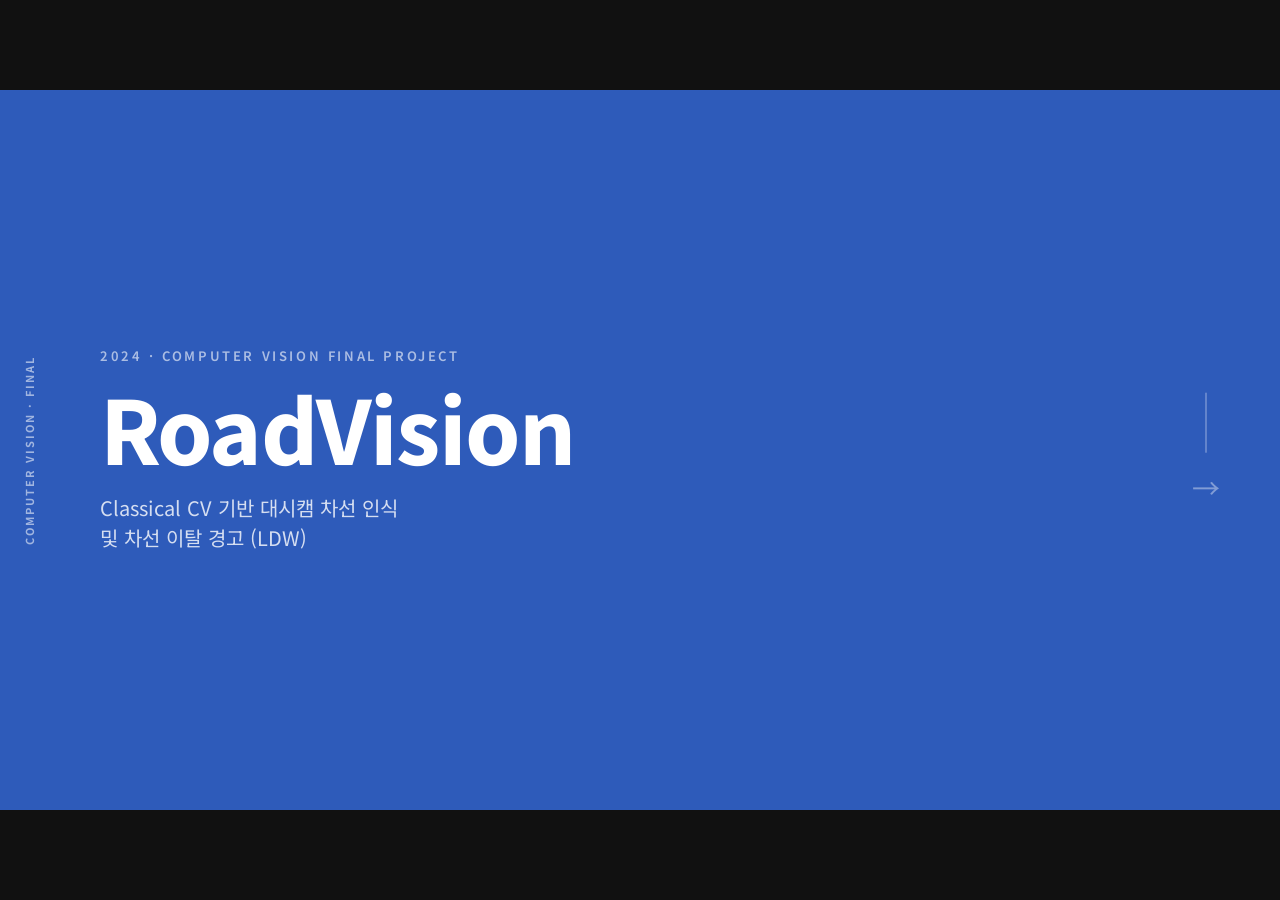
<file: presentation/index.html>
<!DOCTYPE html>
<html lang="ko">
<head>
<meta charset="UTF-8">
<title>RoadVision — Presentation</title>
<style>
  *, *::before, *::after { box-sizing: border-box; margin: 0; padding: 0; }

  html, body {
    width: 100%;
    height: 100%;
    background: #111;
    font-family: system-ui, sans-serif;
    overflow: hidden;
  }

  /* Stage: centered 1280×720, scales to viewport */
  #stage {
    position: absolute;
    top: 50%;
    left: 50%;
    transform: translate(-50%, -50%) scale(var(--scale, 1));
    transform-origin: center center;
    width: 1280px;
    height: 720px;
    overflow: hidden;
  }

  #stage iframe {
    width: 1280px;
    height: 720px;
    border: none;
    display: block;
    background: #fff;
  }

  /* Controls overlay */
  #controls {
    position: fixed;
    bottom: 18px;
    left: 50%;
    transform: translateX(-50%);
    display: flex;
    align-items: center;
    gap: 16px;
    background: rgba(0,0,0,.55);
    border-radius: 32px;
    padding: 8px 20px;
    color: #fff;
    font-size: 13px;
    user-select: none;
    z-index: 100;
    transition: opacity .35s ease;
  }

  /* 자동 숨김: 마우스 멈추면 사라져 슬라이드 글을 가리지 않음 */
  #controls.idle, #hint.idle { opacity: 0; pointer-events: none; }

  #controls button {
    background: rgba(255,255,255,.15);
    border: 1px solid rgba(255,255,255,.3);
    color: #fff;
    border-radius: 6px;
    padding: 5px 14px;
    font-size: 14px;
    cursor: pointer;
    transition: background .15s;
  }

  #controls button:hover { background: rgba(255,255,255,.28); }
  #controls button:disabled { opacity: .35; cursor: default; }

  #slide-indicator {
    min-width: 64px;
    text-align: center;
    font-weight: 700;
    letter-spacing: .06em;
  }

  /* Fullscreen hint */
  #hint {
    position: fixed;
    top: 12px;
    right: 18px;
    font-size: 11px;
    color: rgba(255,255,255,.35);
    z-index: 100;
    transition: opacity .35s ease;
  }
</style>
</head>
<body>

<div id="stage">
  <iframe id="slide-frame" src="slides/slide-01.html" title="Slide"></iframe>
</div>

<div id="controls">
  <button id="btn-prev" disabled>← 이전</button>
  <span id="slide-indicator">1 / 11</span>
  <button id="btn-next">다음 →</button>
  <span style="opacity:.5; font-size:11px; margin-left:8px;">F = 전체화면</span>
</div>

<div id="hint">← / → 키로 이동 &nbsp;·&nbsp; F로 전체화면</div>

<script>
  const TOTAL = 11;
  let current = 1;

  const frame = document.getElementById('slide-frame');
  const indicator = document.getElementById('slide-indicator');
  const btnPrev = document.getElementById('btn-prev');
  const btnNext = document.getElementById('btn-next');
  const stage = document.getElementById('stage');

  function padNum(n) { return String(n).padStart(2, '0'); }

  function goTo(n) {
    if (n < 1 || n > TOTAL) return;
    current = n;
    frame.src = `slides/slide-${padNum(current)}.html`;
    indicator.textContent = `${current} / ${TOTAL}`;
    btnPrev.disabled = current === 1;
    btnNext.disabled = current === TOTAL;
  }

  btnPrev.addEventListener('click', () => goTo(current - 1));
  btnNext.addEventListener('click', () => goTo(current + 1));

  // Arrow key nav — listen on window so focus doesn't matter
  window.addEventListener('keydown', (e) => {
    if (e.key === 'ArrowRight' || e.key === ' ') { e.preventDefault(); goTo(current + 1); }
    if (e.key === 'ArrowLeft')                    { e.preventDefault(); goTo(current - 1); }
    if (e.key === 'ArrowUp')                      { e.preventDefault(); goTo(1); }
    if (e.key === 'ArrowDown')                    { e.preventDefault(); goTo(TOTAL); }
    if (e.key === 'f' || e.key === 'F')           { toggleFullscreen(); }
  });

  // Scale stage to fit viewport
  function rescale() {
    const scaleX = window.innerWidth  / 1280;
    const scaleY = window.innerHeight / 720;
    const scale  = Math.min(scaleX, scaleY);
    stage.style.setProperty('--scale', scale);
  }

  window.addEventListener('resize', rescale);
  rescale();

  // 컨트롤 자동 숨김 — 마우스 멈추면 2.5초 뒤 사라지고, 움직이면 다시 표시
  const controls = document.getElementById('controls');
  const hint = document.getElementById('hint');
  let idleTimer = null;
  function showControls() {
    controls.classList.remove('idle'); hint.classList.remove('idle');
    clearTimeout(idleTimer);
    idleTimer = setTimeout(() => { controls.classList.add('idle'); hint.classList.add('idle'); }, 2500);
  }
  window.addEventListener('mousemove', showControls);
  window.addEventListener('keydown', showControls);
  showControls();

  function toggleFullscreen() {
    if (!document.fullscreenElement) {
      document.documentElement.requestFullscreen().catch(() => {});
    } else {
      document.exitFullscreen().catch(() => {});
    }
  }
</script>

</body>
</html>
</file>
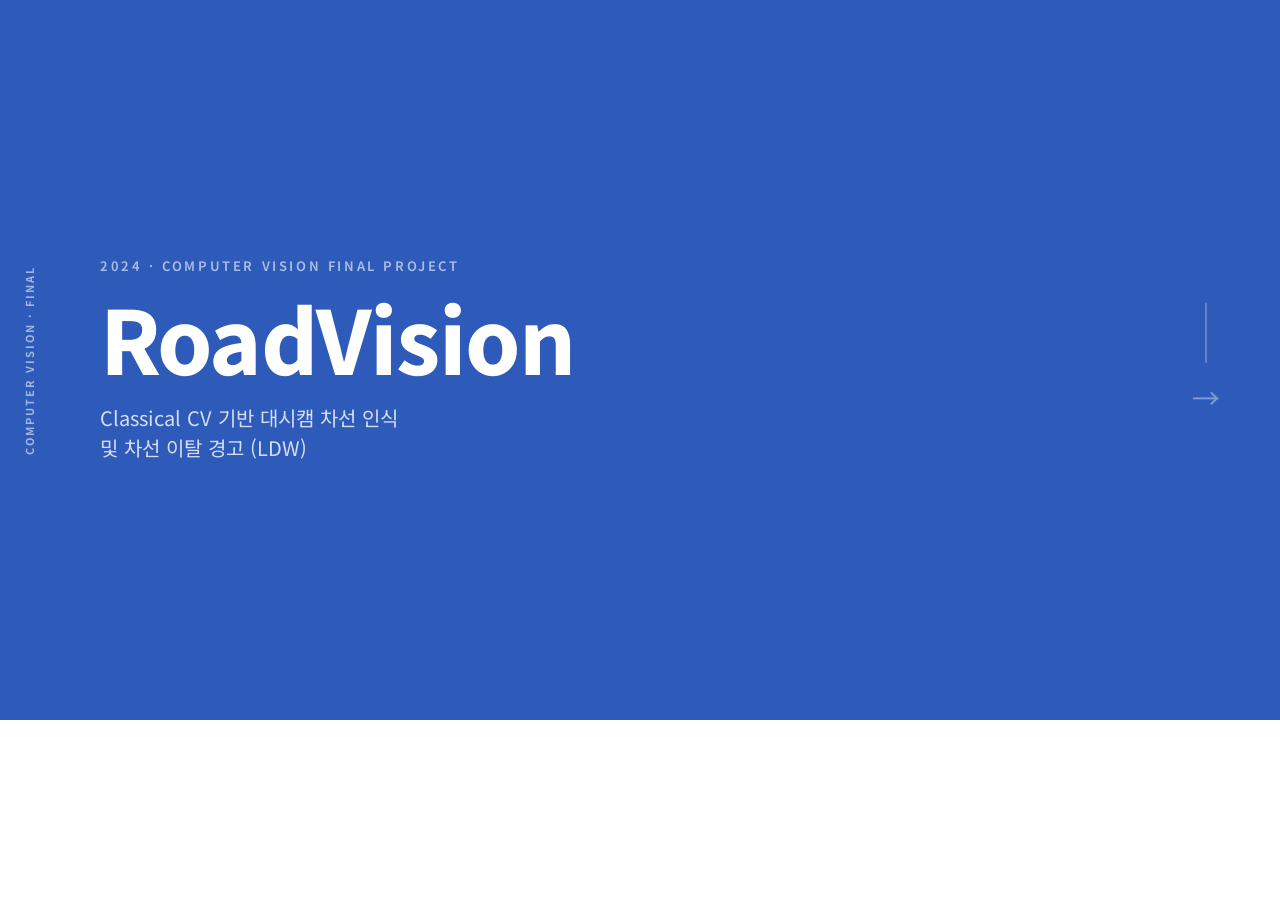
<file: presentation/slides/slide-01.html>
<!DOCTYPE html>
<html lang="ko">
<head>
<meta charset="UTF-8">
<meta name="viewport" content="width=1280">
<title>Slide 01 — 타이틀</title>
<link rel="stylesheet" href="../style.css">
</head>
<body>
<div class="slide slide--title">
  <div class="sidebar-label">Computer Vision · Final</div>

  <div class="title-body">
    <div class="eyebrow">2024 · Computer Vision Final Project</div>
    <h1>RoadVision</h1>
    <p class="subtitle">Classical CV 기반 대시캠 차선 인식<br>및 차선 이탈 경고 (LDW)</p>
  </div>

  <div class="arrow-deco">
    <span></span>
  </div>
</div>
<!-- NOTES: 안녕하세요. 저는 이번 프로젝트에서 딥러닝을 전혀 쓰지 않았습니다. 수업에서 배운 고전 컴퓨터비전 기법만으로 대시캠 영상에서 차선을 인식하고, 차선 이탈을 경고하는 시스템을 만들었습니다. 프로젝트 이름은 RoadVision입니다. -->
</body>
</html>
</file>
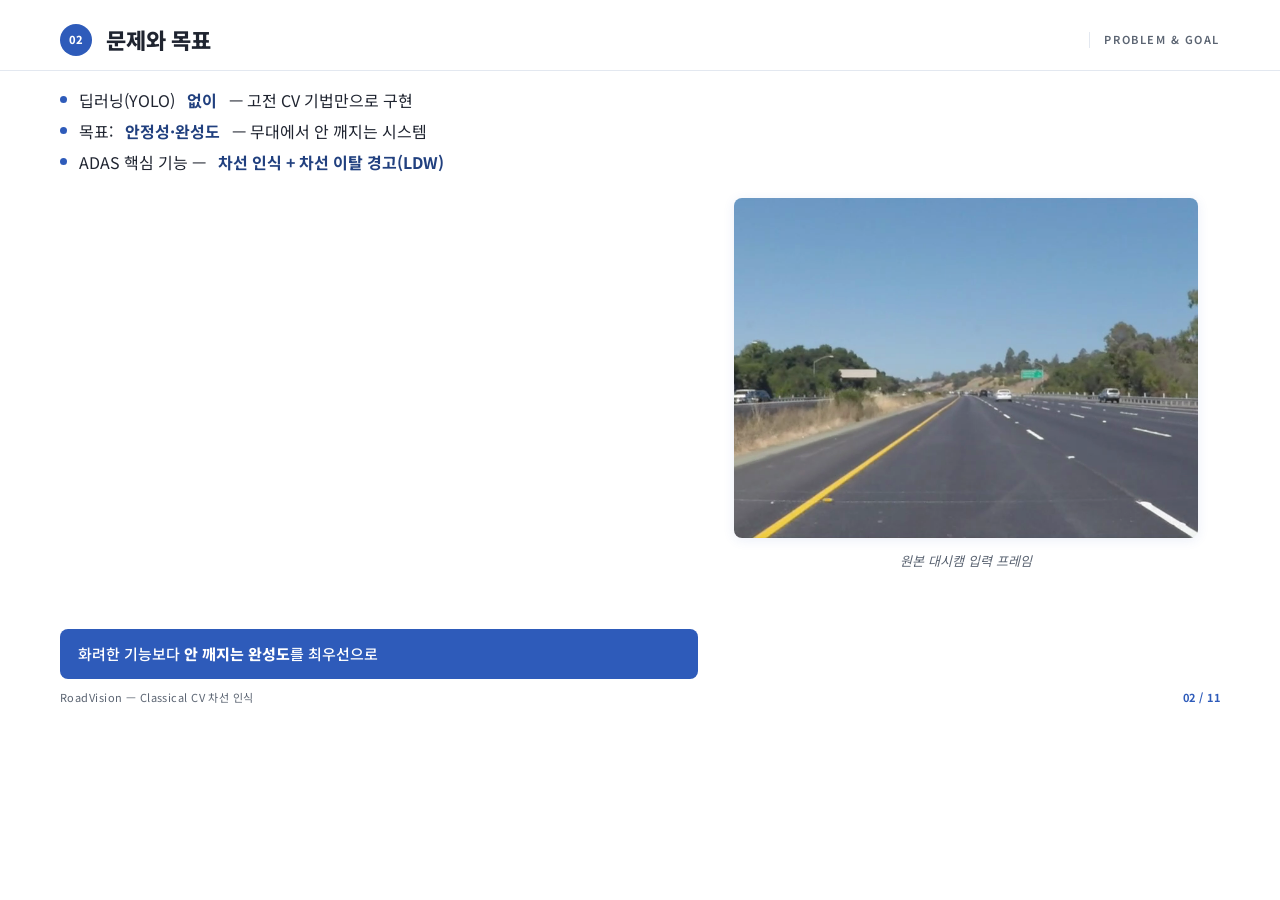
<file: presentation/slides/slide-02.html>
<!DOCTYPE html>
<html lang="ko">
<head>
<meta charset="UTF-8">
<meta name="viewport" content="width=1280">
<title>Slide 02 — 문제와 목표</title>
<link rel="stylesheet" href="../style.css">
</head>
<body>
<div class="slide">

  <div class="slide-header">
    <span class="section-badge">02</span>
    <h2>문제와 목표</h2>
    <span class="sidebar-tag">Problem &amp; Goal</span>
  </div>

  <div class="slide-body slide-body--row">

    <!-- LEFT -->
    <div class="col col--55" style="justify-content:space-between;">
      <ul class="bullets bullets--lg">
        <li>딥러닝(YOLO) <strong>없이</strong> — 고전 CV 기법만으로 구현</li>
        <li>목표: <strong>안정성·완성도</strong> — 무대에서 안 깨지는 시스템</li>
        <li>ADAS 핵심 기능 — <strong>차선 인식 + 차선 이탈 경고(LDW)</strong></li>
      </ul>
      <div class="accent-box" style="margin-top:auto;">
        화려한 기능보다 <strong>안 깨지는 완성도</strong>를 최우선으로
      </div>
    </div>

    <!-- RIGHT: input image -->
    <div class="col col--40" style="align-items:center; justify-content:center;">
      <div class="img-frame" style="width:100%; height:340px;">
        <img src="../assets/st01_input.png" alt="원본 대시캠 입력 영상">
      </div>
      <div class="caption">원본 대시캠 입력 프레임</div>
    </div>

  </div>

  <div class="slide-footer">
    <span>RoadVision — Classical CV 차선 인식</span>
    <span class="page-num">02 / 11</span>
  </div>

</div>
<!-- NOTES: 요즘 차선 인식은 대부분 딥러닝으로 합니다. 하지만 저는 이번 과제에서 일부러 YOLO 같은 딥러닝을 뺐습니다. Canny와 Hough, 임계처리, 모폴로지, 호모그래피처럼 수업에서 배운 고전 기법만으로 어디까지 안정적으로 만들 수 있는지, 그걸 목표로 잡았습니다. 화려한 기능보다, 무대에서 안 깨지는 완성도를 최우선으로 두었습니다. -->
</body>
</html>
</file>
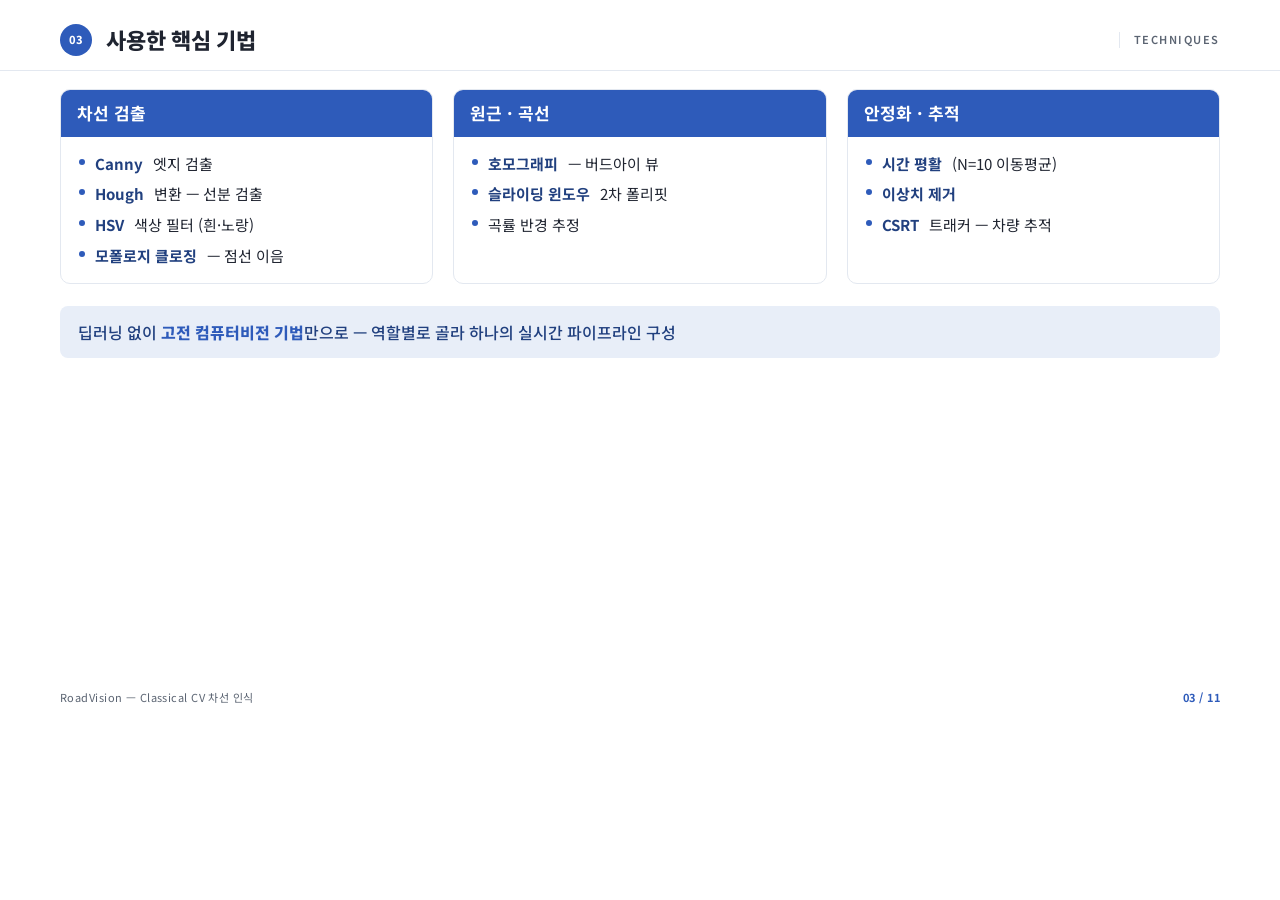
<file: presentation/slides/slide-03.html>
<!DOCTYPE html>
<html lang="ko">
<head>
<meta charset="UTF-8">
<meta name="viewport" content="width=1280">
<title>Slide 03 — 사용한 핵심 기법</title>
<link rel="stylesheet" href="../style.css">
</head>
<body>
<div class="slide">

  <div class="slide-header">
    <span class="section-badge">03</span>
    <h2>사용한 핵심 기법</h2>
    <span class="sidebar-tag">Techniques</span>
  </div>

  <div class="slide-body" style="gap:22px;">

    <div style="display:flex; gap:20px; align-items:stretch;">
      <div style="flex:1; border:1px solid var(--line); border-radius:10px; overflow:hidden;">
        <div style="background:var(--blue); color:#fff; font-weight:700; padding:11px 16px; font-size:17px;">차선 검출</div>
        <ul class="bullets" style="padding:16px 18px; gap:9px;">
          <li><strong>Canny</strong> 엣지 검출</li>
          <li><strong>Hough</strong> 변환 — 선분 검출</li>
          <li><strong>HSV</strong> 색상 필터 (흰·노랑)</li>
          <li><strong>모폴로지 클로징</strong> — 점선 이음</li>
        </ul>
      </div>
      <div style="flex:1; border:1px solid var(--line); border-radius:10px; overflow:hidden;">
        <div style="background:var(--blue); color:#fff; font-weight:700; padding:11px 16px; font-size:17px;">원근 · 곡선</div>
        <ul class="bullets" style="padding:16px 18px; gap:9px;">
          <li><strong>호모그래피</strong> — 버드아이 뷰</li>
          <li><strong>슬라이딩 윈도우</strong> 2차 폴리핏</li>
          <li>곡률 반경 추정</li>
        </ul>
      </div>
      <div style="flex:1; border:1px solid var(--line); border-radius:10px; overflow:hidden;">
        <div style="background:var(--blue); color:#fff; font-weight:700; padding:11px 16px; font-size:17px;">안정화 · 추적</div>
        <ul class="bullets" style="padding:16px 18px; gap:9px;">
          <li><strong>시간 평활</strong> (N=10 이동평균)</li>
          <li><strong>이상치 제거</strong></li>
          <li><strong>CSRT</strong> 트래커 — 차량 추적</li>
        </ul>
      </div>
    </div>

    <div class="accent-box--light accent-box" style="font-size:16px;">
      딥러닝 없이 <strong>고전 컴퓨터비전 기법</strong>만으로 — 역할별로 골라 하나의 실시간 파이프라인 구성
    </div>

  </div>

  <div class="slide-footer">
    <span>RoadVision — Classical CV 차선 인식</span>
    <span class="page-num">03 / 11</span>
  </div>

</div>
<!-- NOTES: 사용한 핵심 기법을 역할별로 정리했습니다. 차선 검출에는 Canny 엣지와 Hough 변환, HSV 색상 필터와 모폴로지 클로징을 썼고, 원근과 곡선 처리에는 호모그래피 버드아이 뷰와 슬라이딩 윈도우 2차 폴리핏을, 안정화와 추적에는 시간 평활과 이상치 제거, 그리고 CSRT 트래커를 사용했습니다. 딥러닝 없이 고전 컴퓨터비전 기법만으로, 역할에 맞게 골라 하나의 실시간 파이프라인을 구성했습니다. -->
</body>
</html>
</file>
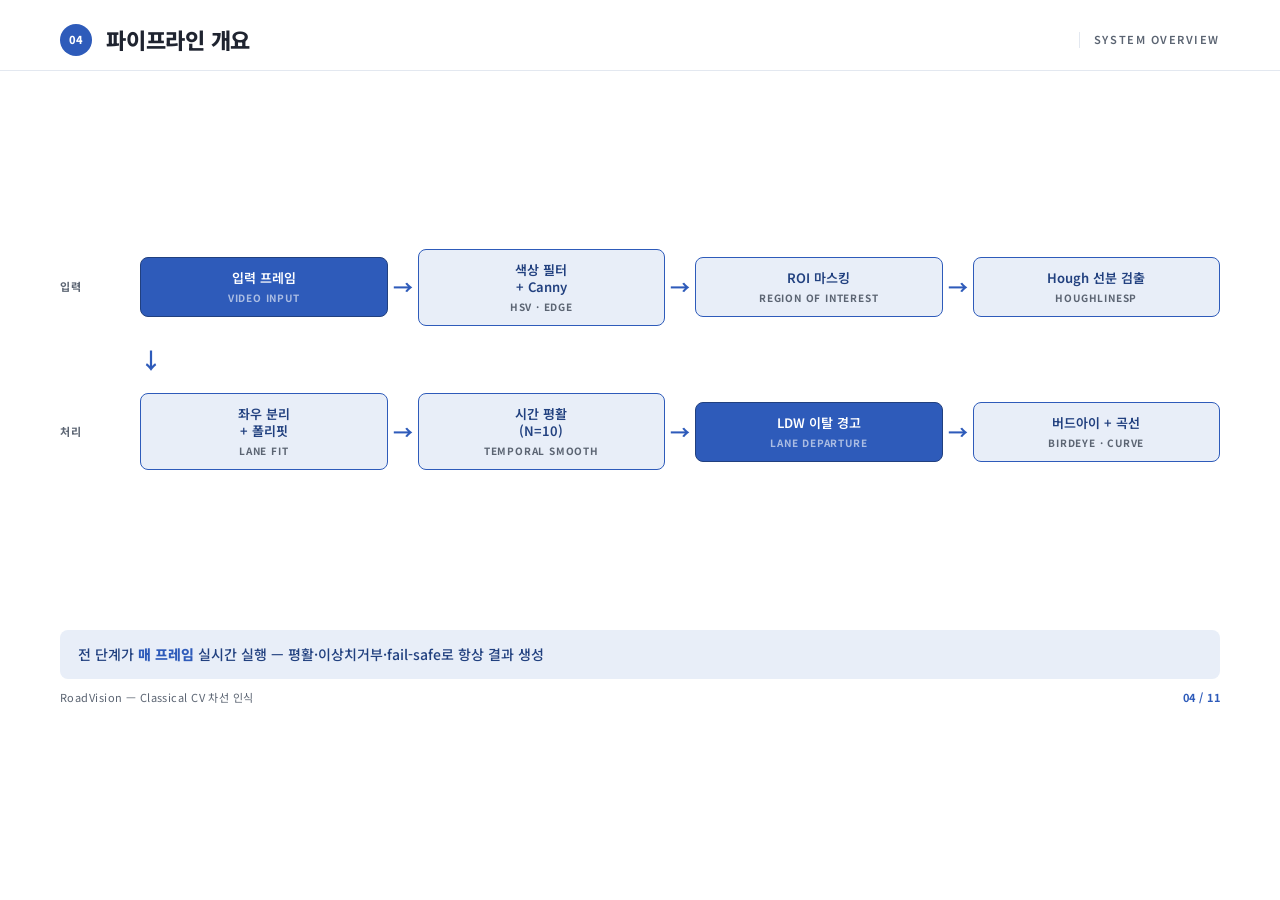
<file: presentation/slides/slide-04.html>
<!DOCTYPE html>
<html lang="ko">
<head>
<meta charset="UTF-8">
<meta name="viewport" content="width=1280">
<title>Slide 04 — 파이프라인 개요</title>
<link rel="stylesheet" href="../style.css">
<style>
  /* Two-row pipeline layout for slide-04 */
  .pipeline-rows {
    display: flex;
    flex-direction: column;
    gap: 18px;
    flex: 1;
    justify-content: center;
  }

  .pipeline-row {
    display: flex;
    align-items: center;
    gap: 0;
  }

  .pipe-node {
    flex: 1;
    background: var(--blue-light);
    border: 1.5px solid var(--blue);
    border-radius: 8px;
    padding: 12px 8px;
    text-align: center;
    font-size: 13px;
    font-weight: 600;
    color: var(--blue-dark);
    line-height: 1.3;
    min-width: 0;
  }

  .pipe-node .pipe-tag {
    font-size: 10px;
    font-weight: 700;
    text-transform: uppercase;
    letter-spacing: .08em;
    color: var(--muted);
    display: block;
    margin-top: 4px;
  }

  .pipe-arrow {
    flex-shrink: 0;
    color: var(--blue);
    font-size: 20px;
    padding: 0 5px;
    font-weight: 700;
    line-height: 1;
  }

  .pipe-node--highlight {
    background: var(--blue);
    color: var(--white);
    border-color: var(--blue-dark);
  }

  .pipe-node--highlight .pipe-tag {
    color: rgba(255,255,255,.6);
  }

  .pipe-row-label {
    font-size: 11px;
    font-weight: 700;
    text-transform: uppercase;
    letter-spacing: .1em;
    color: var(--muted);
    white-space: nowrap;
    width: 80px;
    flex-shrink: 0;
  }

  .row-connector {
    display: flex;
    align-items: center;
    justify-content: flex-start;
    padding: 0 0 0 80px;
    font-size: 22px;
    color: var(--blue);
    font-weight: 700;
  }
</style>
</head>
<body>
<div class="slide">

  <div class="slide-header">
    <span class="section-badge">04</span>
    <h2>파이프라인 개요</h2>
    <span class="sidebar-tag">System Overview</span>
  </div>

  <div class="slide-body" style="justify-content:space-between; padding-bottom:36px;">

    <!-- Row 1: Input → Filter → ROI → Hough -->
    <div class="pipeline-rows">
      <div class="pipeline-row">
        <div class="pipe-row-label">입력</div>
        <div class="pipe-node pipe-node--highlight">
          입력 프레임
          <span class="pipe-tag">Video Input</span>
        </div>
        <div class="pipe-arrow">→</div>
        <div class="pipe-node">
          색상 필터<br>+ Canny
          <span class="pipe-tag">HSV · Edge</span>
        </div>
        <div class="pipe-arrow">→</div>
        <div class="pipe-node">
          ROI 마스킹
          <span class="pipe-tag">Region of Interest</span>
        </div>
        <div class="pipe-arrow">→</div>
        <div class="pipe-node">
          Hough 선분 검출
          <span class="pipe-tag">HoughLinesP</span>
        </div>
      </div>

      <!-- Arrow down connector -->
      <div class="row-connector">↓</div>

      <!-- Row 2: Split → Smooth → LDW → BirdEye -->
      <div class="pipeline-row">
        <div class="pipe-row-label">처리</div>
        <div class="pipe-node">
          좌우 분리<br>+ 폴리핏
          <span class="pipe-tag">Lane Fit</span>
        </div>
        <div class="pipe-arrow">→</div>
        <div class="pipe-node">
          시간 평활<br>(N=10)
          <span class="pipe-tag">Temporal Smooth</span>
        </div>
        <div class="pipe-arrow">→</div>
        <div class="pipe-node pipe-node--highlight">
          LDW 이탈 경고
          <span class="pipe-tag">Lane Departure</span>
        </div>
        <div class="pipe-arrow">→</div>
        <div class="pipe-node">
          버드아이 + 곡선
          <span class="pipe-tag">BirdEye · Curve</span>
        </div>
      </div>
    </div>

    <div class="accent-box--light accent-box" style="font-size:14px;">
      전 단계가 <strong>매 프레임</strong> 실시간 실행 — 평활·이상치거부·fail-safe로 항상 결과 생성
    </div>

  </div>

  <div class="slide-footer">
    <span>RoadVision — Classical CV 차선 인식</span>
    <span class="page-num">04 / 11</span>
  </div>

</div>
<!-- NOTES: 전체 흐름은 이렇습니다. 입력 프레임에서 색상 필터와 Canny로 차선 후보를 뽑고, 관심 영역으로 도로만 남긴 뒤 Hough로 선분을 검출합니다. 좌우로 나눠 직선을 피팅하고, 프레임 사이에서 평활을 걸어 떨림을 없앤 다음, 차선 중앙과 차량 중심을 비교해 이탈을 경고합니다. 마지막으로 호모그래피로 버드아이 뷰와 곡선까지 처리합니다. -->
</body>
</html>
</file>
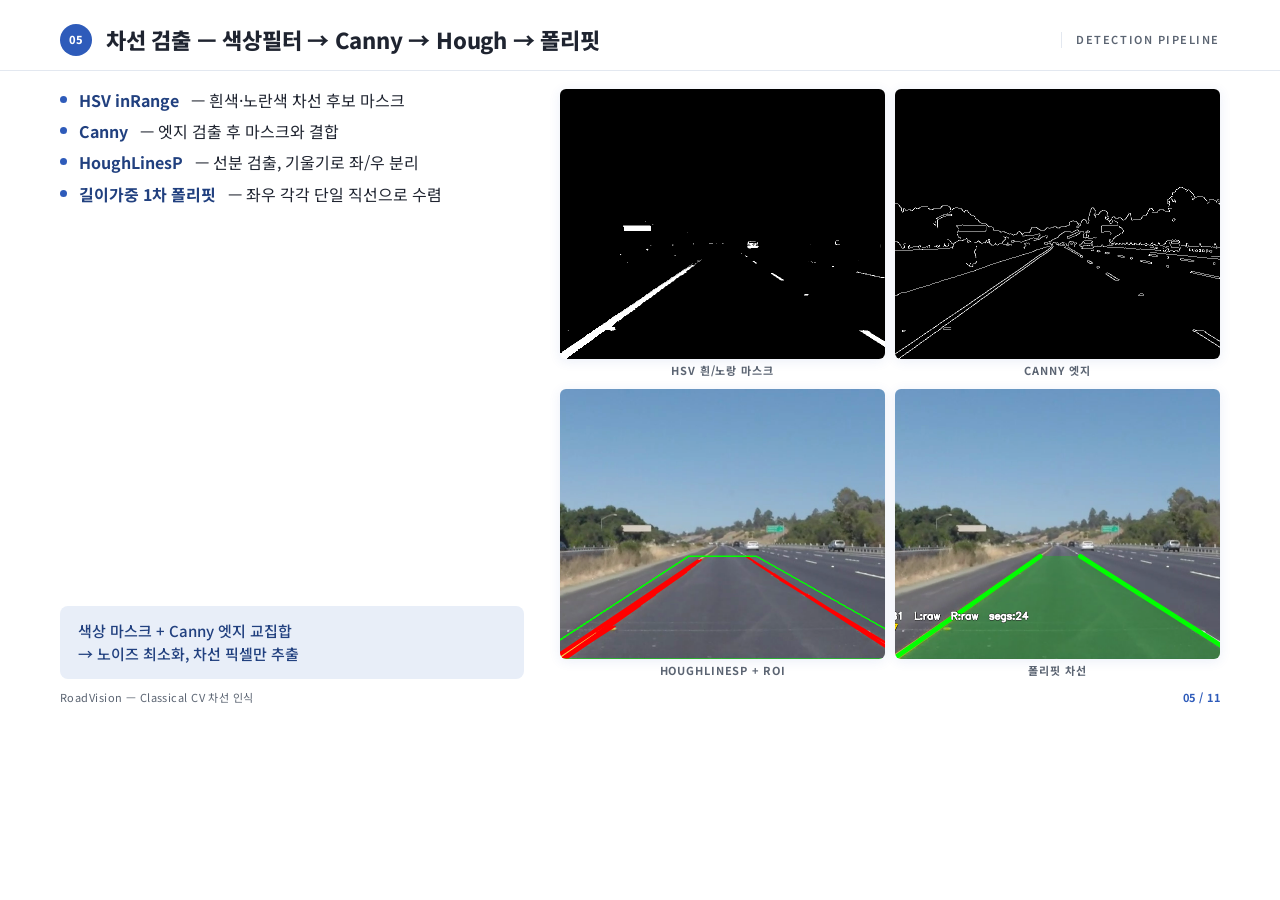
<file: presentation/slides/slide-05.html>
<!DOCTYPE html>
<html lang="ko">
<head>
<meta charset="UTF-8">
<meta name="viewport" content="width=1280">
<title>Slide 05 — 차선 검출</title>
<link rel="stylesheet" href="../style.css">
</head>
<body>
<div class="slide">

  <!-- HEADER -->
  <div class="slide-header">
    <span class="section-badge">05</span>
    <h2>차선 검출 — 색상필터 → Canny → Hough → 폴리핏</h2>
    <span class="sidebar-tag">Detection Pipeline</span>
  </div>

  <!-- BODY: left bullets + right 4-image grid -->
  <div class="slide-body slide-body--row">

    <!-- LEFT: technique bullets -->
    <div class="col col--40" style="justify-content:space-between;">
      <ul class="bullets bullets--lg">
        <li><strong>HSV inRange</strong> — 흰색·노란색 차선 후보 마스크</li>
        <li><strong>Canny</strong> — 엣지 검출 후 마스크와 결합</li>
        <li><strong>HoughLinesP</strong> — 선분 검출, 기울기로 좌/우 분리</li>
        <li><strong>길이가중 1차 폴리핏</strong> — 좌우 각각 단일 직선으로 수렴</li>
      </ul>
      <div class="accent-box--light accent-box" style="margin-top:auto;">
        색상 마스크 + Canny 엣지 교집합<br>→ 노이즈 최소화, 차선 픽셀만 추출
      </div>
    </div>

    <!-- RIGHT: 4-image grid -->
    <div class="col col--55" style="flex:1; min-height:0;">
      <div class="img-grid-4">
        <div class="grid-cell">
          <img src="../assets/st02_colormask.png" alt="HSV 색상 마스크">
          <div class="grid-label">HSV 흰/노랑 마스크</div>
        </div>
        <div class="grid-cell">
          <img src="../assets/st03_canny.png" alt="Canny 엣지">
          <div class="grid-label">Canny 엣지</div>
        </div>
        <div class="grid-cell">
          <img src="../assets/st05_hough.png" alt="Hough 선분 + ROI">
          <div class="grid-label">HoughLinesP + ROI</div>
        </div>
        <div class="grid-cell">
          <img src="../assets/st07_ldw_area.png" alt="폴리핏 결과">
          <div class="grid-label">폴리핏 차선</div>
        </div>
      </div>
    </div>

  </div>

  <div class="slide-footer">
    <span>RoadVision — Classical CV 차선 인식</span>
    <span class="page-num">05 / 11</span>
  </div>

</div>
<!-- NOTES: 검출 단계를 보겠습니다. 먼저 HSV 색공간에서 흰색과 노란색 범위로 차선 후보를 뽑습니다. 동시에 Canny로 엣지를 구하고, 둘을 결합해 차선처럼 보이는 영역만 남깁니다. 여기에 Hough 변환으로 선분을 검출하고, 기울기 부호로 좌우 차선을 나눕니다. 그다음 선분 길이를 가중치로 1차 폴리핏을 해서, 좌우 각각 하나의 깨끗한 직선으로 만듭니다. -->
</body>
</html>
</file>
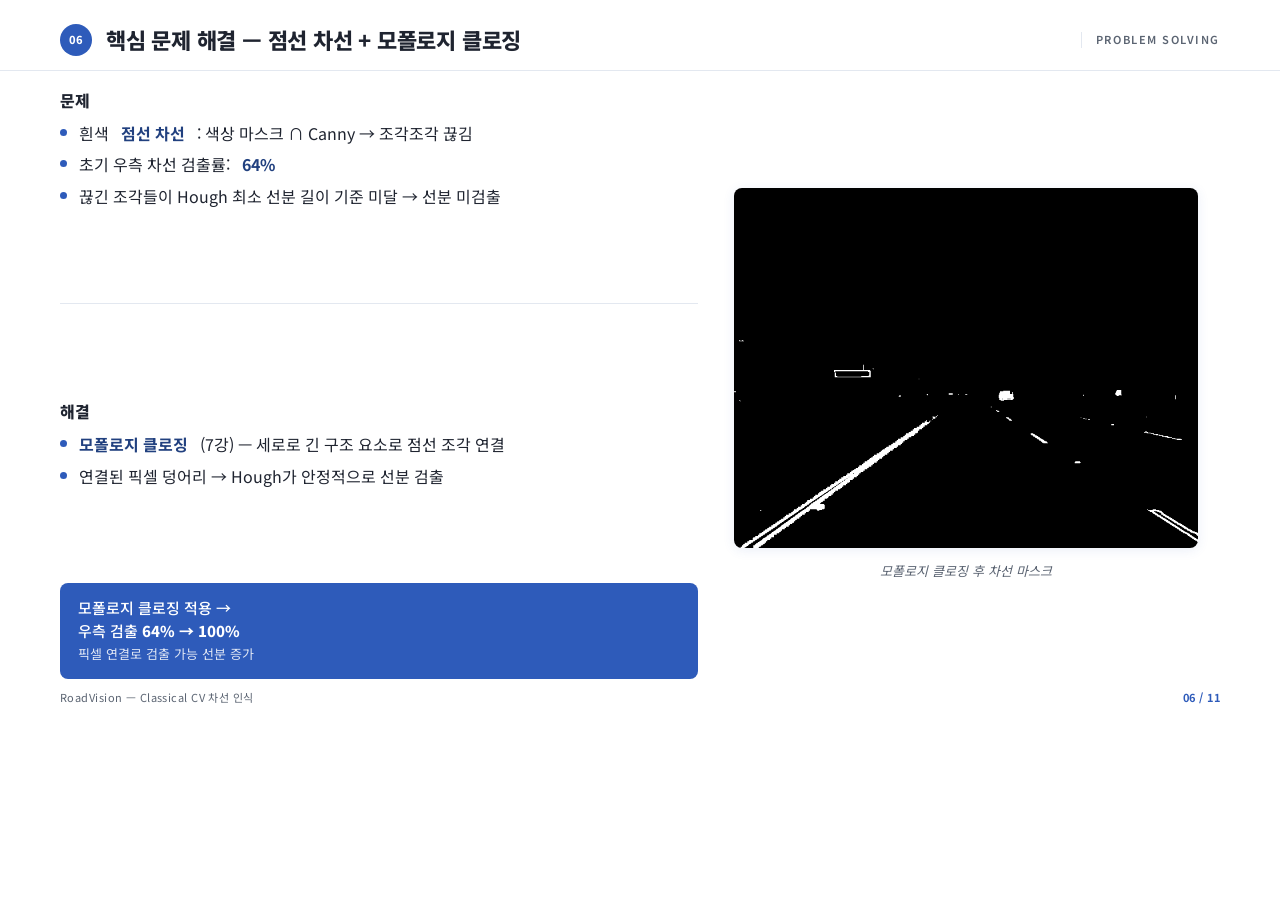
<file: presentation/slides/slide-06.html>
<!DOCTYPE html>
<html lang="ko">
<head>
<meta charset="UTF-8">
<meta name="viewport" content="width=1280">
<title>Slide 06 — 점선 + 모폴로지</title>
<link rel="stylesheet" href="../style.css">
</head>
<body>
<div class="slide">

  <div class="slide-header">
    <span class="section-badge">06</span>
    <h2>핵심 문제 해결 — 점선 차선 + 모폴로지 클로징</h2>
    <span class="sidebar-tag">Problem Solving</span>
  </div>

  <div class="slide-body slide-body--row">

    <!-- LEFT: problem description -->
    <div class="col col--55" style="justify-content:space-between;">
      <div>
        <div style="font-size:16px; font-weight:800; color:var(--ink); margin-bottom:10px;">문제</div>
        <ul class="bullets bullets--lg">
          <li>흰색 <strong>점선 차선</strong>: 색상 마스크 ∩ Canny → 조각조각 끊김</li>
          <li>초기 우측 차선 검출률: <strong>64%</strong></li>
          <li>끊긴 조각들이 Hough 최소 선분 길이 기준 미달 → 선분 미검출</li>
        </ul>
      </div>

      <div class="divider"></div>

      <div>
        <div style="font-size:16px; font-weight:800; color:var(--ink); margin-bottom:10px;">해결</div>
        <ul class="bullets bullets--lg">
          <li><strong>모폴로지 클로징</strong> (7강) — 세로로 긴 구조 요소로 점선 조각 연결</li>
          <li>연결된 픽셀 덩어리 → Hough가 안정적으로 선분 검출</li>
        </ul>
      </div>

      <div class="accent-box" style="margin-top:8px;">
        모폴로지 클로징 적용 →<br>우측 검출 <strong>64% → 100%</strong><br>
        <span style="font-size:13px; font-weight:400; opacity:.85;">픽셀 연결로 검출 가능 선분 증가</span>
      </div>
    </div>

    <!-- RIGHT: lane mask image -->
    <div class="col col--40" style="align-items:center; justify-content:center;">
      <div class="img-frame" style="width:100%; height:360px;">
        <img src="../assets/st04_lanemask.png" alt="차선 마스크 (모폴로지 적용 후)">
      </div>
      <div class="caption">모폴로지 클로징 후 차선 마스크</div>
    </div>

  </div>

  <div class="slide-footer">
    <span>RoadVision — Classical CV 차선 인식</span>
    <span class="page-num">06 / 11</span>
  </div>

</div>
<!-- NOTES: 흰색 점선 차선은 색상과 엣지를 교집합하면 조각조각 끊깁니다. 처음에는 검출률이 64퍼센트밖에 안 나왔습니다. 7강의 모폴로지 클로징을 세로로 길게 적용해 점선의 끊긴 조각들을 이어 붙이자, Hough가 안정적으로 선분을 잡아냈고 양쪽 클립 모두 검출률이 100퍼센트로 올라갔습니다. -->
</body>
</html>
</file>
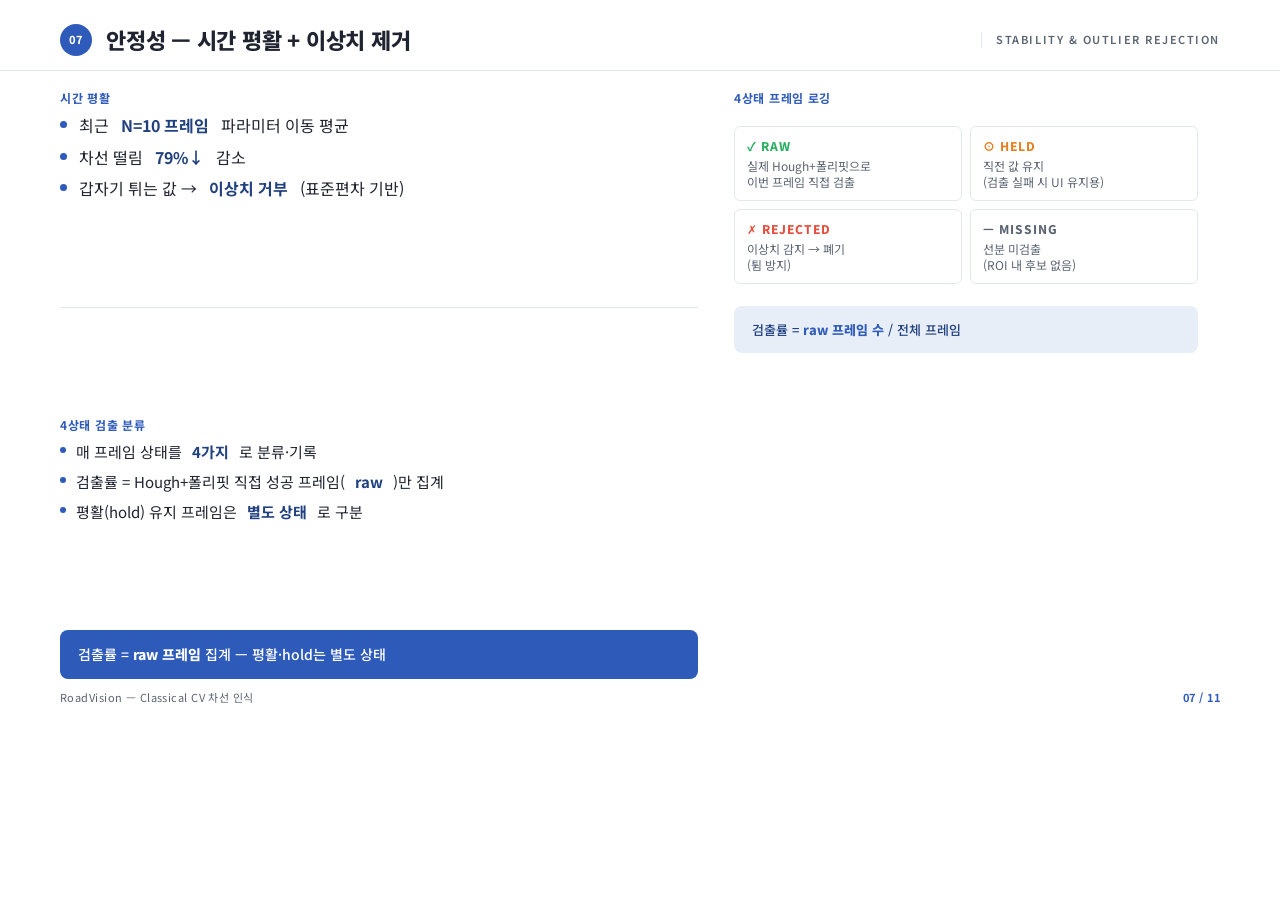
<file: presentation/slides/slide-07.html>
<!DOCTYPE html>
<html lang="ko">
<head>
<meta charset="UTF-8">
<meta name="viewport" content="width=1280">
<title>Slide 07 — 안정성: 시간평활 + 이상치제거</title>
<link rel="stylesheet" href="../style.css">
</head>
<body>
<div class="slide">

  <div class="slide-header">
    <span class="section-badge">07</span>
    <h2>안정성 — 시간 평활 + 이상치 제거</h2>
    <span class="sidebar-tag">Stability &amp; Outlier Rejection</span>
  </div>

  <div class="slide-body slide-body--row">

    <!-- LEFT: temporal smoothing -->
    <div class="col col--55" style="justify-content:space-between;">
      <div>
        <div style="font-size:15px; font-weight:700; color:var(--blue); margin-bottom:8px; text-transform:uppercase; letter-spacing:.06em; font-size:12px;">시간 평활</div>
        <ul class="bullets bullets--lg">
          <li>최근 <strong>N=10 프레임</strong> 파라미터 이동 평균</li>
          <li>차선 떨림 <strong>79%↓</strong> 감소</li>
          <li>갑자기 튀는 값 → <strong>이상치 거부</strong> (표준편차 기반)</li>
        </ul>
      </div>

      <div class="divider"></div>

      <div>
        <div style="font-size:12px; font-weight:700; color:var(--blue); margin-bottom:8px; text-transform:uppercase; letter-spacing:.06em;">4상태 검출 분류</div>
        <ul class="bullets">
          <li>매 프레임 상태를 <strong>4가지</strong>로 분류·기록</li>
          <li>검출률 = Hough+폴리핏 직접 성공 프레임(<strong>raw</strong>)만 집계</li>
          <li>평활(hold) 유지 프레임은 <strong>별도 상태</strong>로 구분</li>
        </ul>
      </div>

      <div class="accent-box" style="margin-top:8px; font-size:14px;">
        검출률 = <strong>raw 프레임</strong> 집계 — 평활·hold는 별도 상태
      </div>
    </div>

    <!-- RIGHT: 4-state log diagram -->
    <div class="col col--40">
      <div style="font-size:12px; font-weight:700; color:var(--blue); text-transform:uppercase; letter-spacing:.06em; margin-bottom:10px;">4상태 프레임 로깅</div>
      <div class="log-states">
        <div class="log-state">
          <div class="ls-name" style="color:#27ae60;">✓ raw</div>
          <div class="ls-desc">실제 Hough+폴리핏으로<br>이번 프레임 직접 검출</div>
        </div>
        <div class="log-state">
          <div class="ls-name" style="color:#e67e22;">⊙ held</div>
          <div class="ls-desc">직전 값 유지<br>(검출 실패 시 UI 유지용)</div>
        </div>
        <div class="log-state">
          <div class="ls-name" style="color:#e74c3c;">✗ rejected</div>
          <div class="ls-desc">이상치 감지 → 폐기<br>(튐 방지)</div>
        </div>
        <div class="log-state">
          <div class="ls-name" style="color:var(--muted);">— missing</div>
          <div class="ls-desc">선분 미검출<br>(ROI 내 후보 없음)</div>
        </div>
      </div>

      <div class="accent-box--light accent-box" style="margin-top:12px; font-size:13px;">
        검출률 = <strong>raw 프레임 수</strong> / 전체 프레임
      </div>
    </div>

  </div>

  <div class="slide-footer">
    <span>RoadVision — Classical CV 차선 인식</span>
    <span class="page-num">07 / 11</span>
  </div>

</div>
<!-- NOTES: 실시간 영상에서 차선이 프레임마다 떨리면 완성도가 떨어집니다. 차선 파라미터를 최근 열 프레임으로 평균 내서 떨림을 약 79퍼센트 줄였고, 갑자기 튀는 값은 이상치로 걸러냈습니다. 매 프레임 상태를 raw 검출·hold·이상치·미검출 4가지로 분류해 기록했고, 검출률은 raw 프레임만 집계했습니다. -->
</body>
</html>
</file>
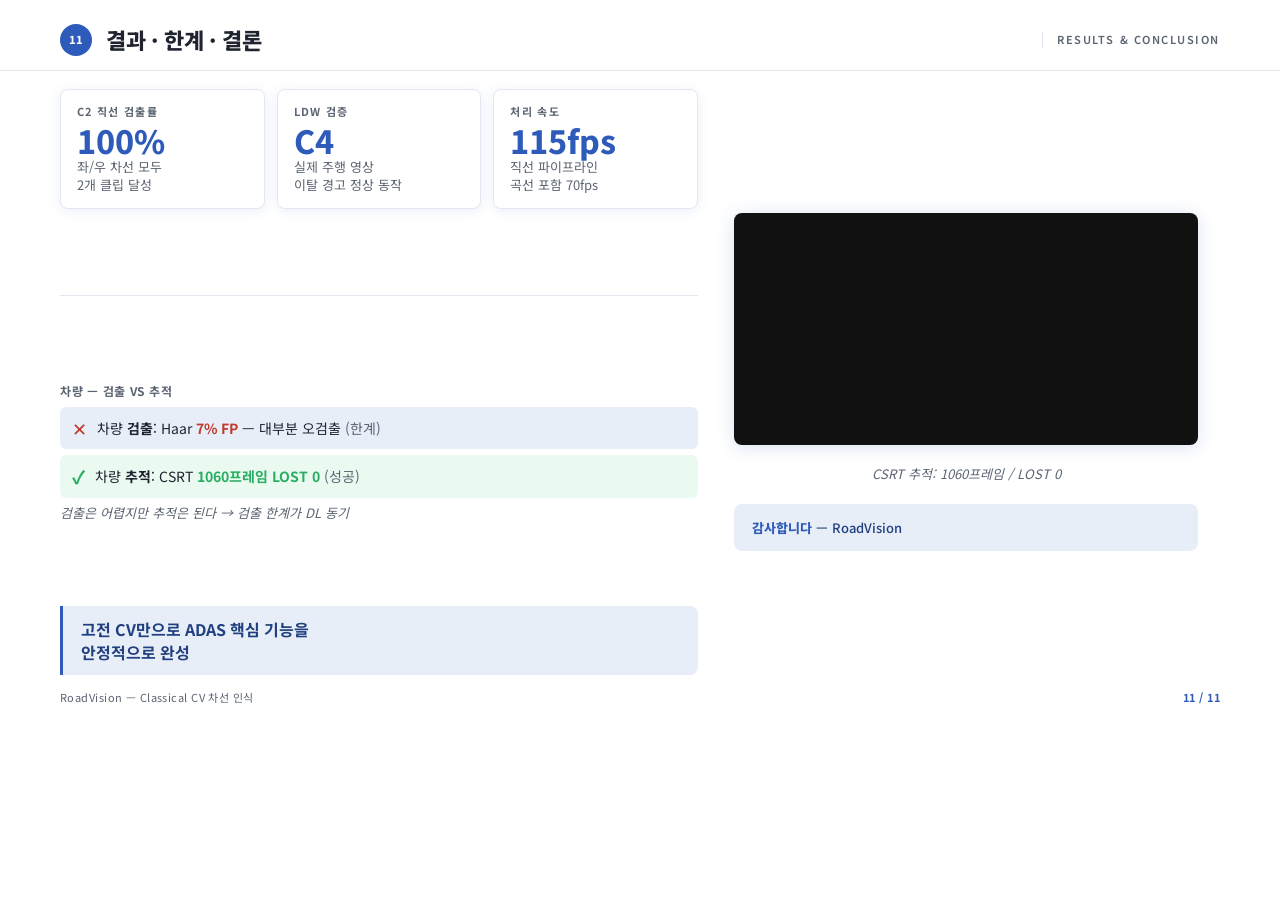
<file: presentation/slides/slide-11.html>
<!DOCTYPE html>
<html lang="ko">
<head>
<meta charset="UTF-8">
<meta name="viewport" content="width=1280">
<title>Slide 11 — 결과·한계·결론</title>
<link rel="stylesheet" href="../style.css">
</head>
<body>
<div class="slide">

  <div class="slide-header">
    <span class="section-badge">11</span>
    <h2>결과 · 한계 · 결론</h2>
    <span class="sidebar-tag">Results &amp; Conclusion</span>
  </div>

  <div class="slide-body slide-body--row" style="padding-bottom:40px;">

    <!-- LEFT: metric cards + vehicle story + closing -->
    <div class="col col--55" style="justify-content:space-between;">
      <!-- 3 metric cards -->
      <div class="stat-row">
        <div class="card">
          <div class="card-label">C2 직선 검출률</div>
          <div class="card-value">100%</div>
          <div class="card-desc">좌/우 차선 모두<br>2개 클립 달성</div>
        </div>
        <div class="card">
          <div class="card-label">LDW 검증</div>
          <div class="card-value">C4</div>
          <div class="card-desc">실제 주행 영상<br>이탈 경고 정상 동작</div>
        </div>
        <div class="card">
          <div class="card-label">처리 속도</div>
          <div class="card-value">115fps</div>
          <div class="card-desc">직선 파이프라인<br>곡선 포함 70fps</div>
        </div>
      </div>

      <div class="divider"></div>

      <!-- Vehicle detection vs tracking -->
      <div>
        <div style="font-size:12px; font-weight:700; color:var(--muted); text-transform:uppercase; letter-spacing:.06em; margin-bottom:8px;">차량 — 검출 vs 추적</div>
        <div style="display:flex; flex-direction:column; gap:6px;">
          <div style="display:flex; align-items:center; gap:10px; background:var(--blue-light); border-radius:6px; padding:8px 12px;">
            <span style="color:#c0392b; font-size:18px; font-weight:800; flex-shrink:0;">✕</span>
            <span style="font-size:14px;">차량 <strong>검출</strong>: Haar <strong style="color:#c0392b;">7% FP</strong> — 대부분 오검출 <span style="color:var(--muted);">(한계)</span></span>
          </div>
          <div style="display:flex; align-items:center; gap:10px; background:#eafaf1; border-radius:6px; padding:8px 12px;">
            <span style="color:#27ae60; font-size:18px; font-weight:800; flex-shrink:0;">✓</span>
            <span style="font-size:14px;">차량 <strong>추적</strong>: CSRT <strong style="color:#27ae60;">1060프레임 LOST 0</strong> <span style="color:var(--muted);">(성공)</span></span>
          </div>
        </div>
        <div style="margin-top:6px; font-size:13px; color:var(--muted); font-style:italic;">검출은 어렵지만 추적은 된다 → 검출 한계가 DL 동기</div>
      </div>

      <div class="closing-line" style="margin-top:6px;">
        고전 CV만으로 ADAS 핵심 기능을<br><strong>안정적으로 완성</strong>
      </div>
    </div>

    <!-- RIGHT: CSRT tracking demo clip -->
    <div class="col col--40" style="align-items:center; justify-content:center;">
      <video src="../assets/clips/demo_track.mp4" autoplay muted loop playsinline
             style="width:100%; max-height:280px; border-radius:8px; box-shadow:0 2px 18px rgba(46,91,186,.18); display:block; object-fit:contain; background:#111;"></video>
      <div class="caption" style="margin-top:6px;">CSRT 추적: 1060프레임 / LOST 0</div>
      <div class="accent-box--light accent-box" style="margin-top:10px; font-size:13px; width:100%;">
        <strong>감사합니다</strong> — RoadVision
      </div>
    </div>

  </div>

  <div class="slide-footer">
    <span>RoadVision — Classical CV 차선 인식</span>
    <span class="page-num">11 / 11</span>
  </div>

</div>
<!-- NOTES: 정리하면, 직선 두 클립에서 좌우 차선 검출률 100퍼센트를 달성했고, 이탈 경고는 바퀴-차선 거리 모델로 실제 주행 영상에서 검증했습니다. 차량은 두 가지로 나눠 봤습니다. 검출은 고전 기법으로 7퍼센트의 프레임에서만 잡혔고 대부분 오검출이라 한계가 분명했지만, 한 번 잡은 차를 CSRT 트래커로 추적하니 1060프레임 내내 LOST 0으로 끝까지 안정적으로 따라갔습니다. 고전 CV로 검출은 어렵지만 추적은 된다는 거죠. 검출의 이 한계가 딥러닝이 필요한 이유입니다. 고전 컴퓨터비전만으로도 차선 인식과 이탈 경고라는 ADAS 핵심 기능은 안정적으로 완성할 수 있었습니다. 감사합니다. -->
</body>
</html>
</file>
<file: presentation/style.css>
/* RoadVision Presentation — Corporate Blue Design System */

/* Font import — Google Fonts as CDN, with safe fallbacks */
@import url('https://fonts.googleapis.com/css2?family=Noto+Sans+KR:wght@400;500;700;800&display=swap');

:root {
  --blue:       #2E5BBA;
  --blue-dark:  #21407f;
  --blue-light: #e8eef8;
  --ink:        #1f2430;
  --muted:      #5b6472;
  --bg:         #ffffff;
  --line:       #e3e8f0;
  --white:      #ffffff;

  --font: Pretendard, "Noto Sans KR", "Apple SD Gothic Neo", system-ui, sans-serif;
  --r: 8px;
  --shadow: 0 2px 12px rgba(46,91,186,.10);
}

/* Reset */
*, *::before, *::after { box-sizing: border-box; margin: 0; padding: 0; }

html, body {
  width: 1280px;
  height: 720px;
  overflow: hidden;
  font-family: var(--font);
  background: var(--bg);
  color: var(--ink);
  font-size: 15px;
  line-height: 1.45;
}

/* ===== SLIDE WRAPPER ===== */
.slide {
  width: 1280px;
  height: 720px;
  overflow: hidden;
  position: relative;
  background: var(--bg);
}

/* ===== TITLE SLIDE (slide-01) ===== */
.slide--title {
  background: var(--blue);
  color: var(--white);
  display: flex;
  align-items: center;
}

.slide--title .sidebar-label {
  writing-mode: vertical-rl;
  transform: rotate(180deg);
  font-size: 11px;
  font-weight: 700;
  letter-spacing: .18em;
  text-transform: uppercase;
  color: rgba(255,255,255,.55);
  padding: 0 22px;
  white-space: nowrap;
  flex-shrink: 0;
}

.slide--title .title-body {
  flex: 1;
  padding: 60px 80px 60px 40px;
}

.slide--title .eyebrow {
  font-size: 13px;
  font-weight: 600;
  letter-spacing: .2em;
  text-transform: uppercase;
  color: rgba(255,255,255,.6);
  margin-bottom: 18px;
}

.slide--title h1 {
  font-size: 88px;
  font-weight: 800;
  line-height: 1;
  margin-bottom: 22px;
  letter-spacing: -.02em;
}

.slide--title .subtitle {
  font-size: 20px;
  font-weight: 400;
  color: rgba(255,255,255,.80);
  line-height: 1.5;
  max-width: 620px;
}

.slide--title .arrow-deco {
  position: absolute;
  right: 60px;
  top: 50%;
  transform: translateY(-50%);
  display: flex;
  flex-direction: column;
  gap: 14px;
  align-items: center;
}

.slide--title .arrow-deco span {
  display: block;
  width: 2px;
  height: 60px;
  background: rgba(255,255,255,.25);
}

.slide--title .arrow-deco::after {
  content: '→';
  font-size: 28px;
  color: rgba(255,255,255,.40);
}

/* ===== STANDARD SLIDE LAYOUT ===== */
.slide-header {
  display: flex;
  align-items: center;
  gap: 14px;
  padding: 24px 60px 0;
  border-bottom: 1.5px solid var(--line);
  padding-bottom: 14px;
}

.section-badge {
  display: inline-flex;
  align-items: center;
  justify-content: center;
  width: 32px;
  height: 32px;
  background: var(--blue);
  color: var(--white);
  font-size: 11px;
  font-weight: 800;
  border-radius: 50%;
  flex-shrink: 0;
  letter-spacing: .01em;
}

.slide-header h2 {
  font-size: 22px;
  font-weight: 800;
  color: var(--ink);
  letter-spacing: -.01em;
}

.slide-header .sidebar-tag {
  margin-left: auto;
  font-size: 11px;
  font-weight: 600;
  letter-spacing: .14em;
  text-transform: uppercase;
  color: var(--muted);
  border-left: 1px solid var(--line);
  padding-left: 14px;
}

/* ===== SLIDE CONTENT AREA ===== */
.slide-body {
  padding: 18px 60px 36px;
  height: calc(720px - 76px);
  overflow: hidden;
  display: flex;
  flex-direction: column;
}

.slide-body--row {
  flex-direction: row;
  gap: 36px;
  align-items: stretch;
}

/* ===== COLUMNS ===== */
.col {
  display: flex;
  flex-direction: column;
  justify-content: flex-start;
  gap: 10px;
}

.col--half { flex: 1; }
.col--40 { flex: 0 0 40%; }
.col--55 { flex: 0 0 55%; }
.col--60 { flex: 0 0 58%; }
.col--wide { flex: 0 0 62%; }

/* ===== IMAGE ===== */
.img-frame {
  border-radius: var(--r);
  box-shadow: var(--shadow);
  overflow: hidden;
  flex-shrink: 0;
}

.img-frame img {
  display: block;
  width: 100%;
  height: 100%;
  object-fit: cover;
}

/* ===== BULLETS ===== */
ul.bullets {
  list-style: none;
  display: flex;
  flex-direction: column;
  gap: 8px;
}

ul.bullets li {
  display: flex;
  align-items: flex-start;
  gap: 10px;
  font-size: 15px;
  font-weight: 400;
  line-height: 1.45;
  color: var(--ink);
}

ul.bullets li::before {
  content: '';
  display: block;
  width: 6px;
  height: 6px;
  border-radius: 50%;
  background: var(--blue);
  margin-top: 6px;
  flex-shrink: 0;
}

ul.bullets li strong { font-weight: 700; color: var(--blue-dark); }

ul.bullets--lg li { font-size: 16px; gap: 12px; }
ul.bullets--lg li::before { width: 7px; height: 7px; margin-top: 7px; }

/* ===== ACCENT BOX ===== */
.accent-box {
  background: var(--blue);
  color: var(--white);
  border-radius: var(--r);
  padding: 14px 18px;
  font-size: 15px;
  line-height: 1.5;
  font-weight: 500;
}

.accent-box strong { font-weight: 800; }
.accent-box--light {
  background: var(--blue-light);
  color: var(--blue-dark);
}
.accent-box--light strong { font-weight: 800; color: var(--blue); }

/* ===== CARD ===== */
.card {
  background: var(--bg);
  border: 1.5px solid var(--line);
  border-radius: var(--r);
  padding: 14px 16px;
  box-shadow: var(--shadow);
}

.card .card-label {
  font-size: 11px;
  font-weight: 700;
  text-transform: uppercase;
  letter-spacing: .12em;
  color: var(--muted);
  margin-bottom: 4px;
}

.card .card-value {
  font-size: 32px;
  font-weight: 800;
  color: var(--blue);
  line-height: 1;
  margin-bottom: 2px;
}

.card .card-desc {
  font-size: 13px;
  color: var(--muted);
  line-height: 1.4;
}

/* ===== TABLE ===== */
.blue-table {
  width: 100%;
  border-collapse: collapse;
  font-size: 14px;
  border-radius: var(--r);
  overflow: hidden;
  box-shadow: var(--shadow);
}

.blue-table thead tr {
  background: var(--blue);
  color: var(--white);
}

.blue-table thead th {
  padding: 10px 16px;
  font-weight: 700;
  text-align: left;
  font-size: 13px;
  letter-spacing: .01em;
}

.blue-table tbody tr {
  border-bottom: 1px solid var(--line);
}

.blue-table tbody tr:last-child { border-bottom: none; }

.blue-table tbody tr:nth-child(even) {
  background: var(--blue-light);
}

.blue-table tbody td {
  padding: 11px 16px;
  line-height: 1.4;
  vertical-align: top;
}

.blue-table tbody td:first-child {
  font-weight: 700;
  color: var(--blue-dark);
  white-space: nowrap;
}

/* ===== PIPELINE FLOW ===== */
.pipeline {
  display: flex;
  align-items: center;
  gap: 0;
  flex-wrap: nowrap;
  width: 100%;
}

.pipe-node {
  flex: 1;
  background: var(--blue-light);
  border: 1.5px solid var(--blue);
  border-radius: var(--r);
  padding: 10px 8px;
  text-align: center;
  font-size: 12px;
  font-weight: 600;
  color: var(--blue-dark);
  line-height: 1.35;
  min-width: 0;
}

.pipe-node .pipe-tag {
  font-size: 10px;
  font-weight: 700;
  text-transform: uppercase;
  letter-spacing: .08em;
  color: var(--muted);
  display: block;
  margin-top: 3px;
}

.pipe-arrow {
  flex-shrink: 0;
  color: var(--blue);
  font-size: 20px;
  padding: 0 4px;
  font-weight: 700;
}

/* Two-row pipeline */
.pipeline-grid {
  display: grid;
  grid-template-columns: repeat(4, 1fr);
  grid-template-rows: auto auto;
  gap: 8px 6px;
  align-items: center;
}

/* ===== 4-IMAGE GRID ===== */
.img-grid-4 {
  display: grid;
  grid-template-columns: 1fr 1fr;
  grid-template-rows: 1fr 1fr;
  gap: 10px;
  flex: 1;
  min-height: 0;
}

.img-grid-4 .grid-cell {
  display: flex;
  flex-direction: column;
  gap: 4px;
  min-height: 0;
}

.img-grid-4 .grid-cell img {
  width: 100%;
  flex: 1;
  min-height: 0;
  object-fit: cover;
  border-radius: 6px;
  box-shadow: var(--shadow);
  display: block;
}

.img-grid-4 .grid-label {
  font-size: 11px;
  font-weight: 700;
  color: var(--muted);
  text-transform: uppercase;
  letter-spacing: .08em;
  text-align: center;
}

/* ===== 4-STATE LOG DIAGRAM ===== */
.log-states {
  display: grid;
  grid-template-columns: 1fr 1fr;
  gap: 8px;
}

.log-state {
  border: 1.5px solid var(--line);
  border-radius: 6px;
  padding: 10px 12px;
  font-size: 13px;
}

.log-state .ls-name {
  font-weight: 800;
  font-size: 12px;
  text-transform: uppercase;
  letter-spacing: .08em;
  color: var(--blue);
  margin-bottom: 3px;
}

.log-state .ls-desc {
  color: var(--muted);
  font-size: 12px;
  line-height: 1.35;
}

/* ===== STAT ROW ===== */
.stat-row {
  display: flex;
  gap: 12px;
  align-items: stretch;
}

.stat-row .card { flex: 1; }

/* ===== CAPTION ===== */
.caption {
  font-size: 13px;
  color: var(--muted);
  font-style: italic;
  text-align: center;
  padding-top: 4px;
}

/* ===== SECTION DIVIDER ===== */
.divider {
  width: 100%;
  height: 1px;
  background: var(--line);
  margin: 8px 0;
}

/* ===== CLOSING LINE ===== */
.closing-line {
  padding: 12px 18px;
  border-left: 3px solid var(--blue);
  background: var(--blue-light);
  border-radius: 0 var(--r) var(--r) 0;
  font-size: 16px;
  font-weight: 700;
  color: var(--blue-dark);
  line-height: 1.4;
}

/* ===== VIDEO SLIDE ===== */
.video-center {
  display: flex;
  flex-direction: column;
  align-items: center;
  justify-content: center;
  height: 100%;
  gap: 14px;
}

.video-center video {
  border-radius: var(--r);
  box-shadow: var(--shadow);
  max-width: 1100px;
  max-height: 560px;
  width: 100%;
}

/* ===== FOOTER LINE ===== */
.slide-footer {
  position: absolute;
  bottom: 14px;
  left: 60px;
  right: 60px;
  display: flex;
  align-items: center;
  justify-content: space-between;
  font-size: 11px;
  color: var(--muted);
  letter-spacing: .04em;
}

.slide-footer .page-num {
  font-weight: 700;
  color: var(--blue);
}
</file>
